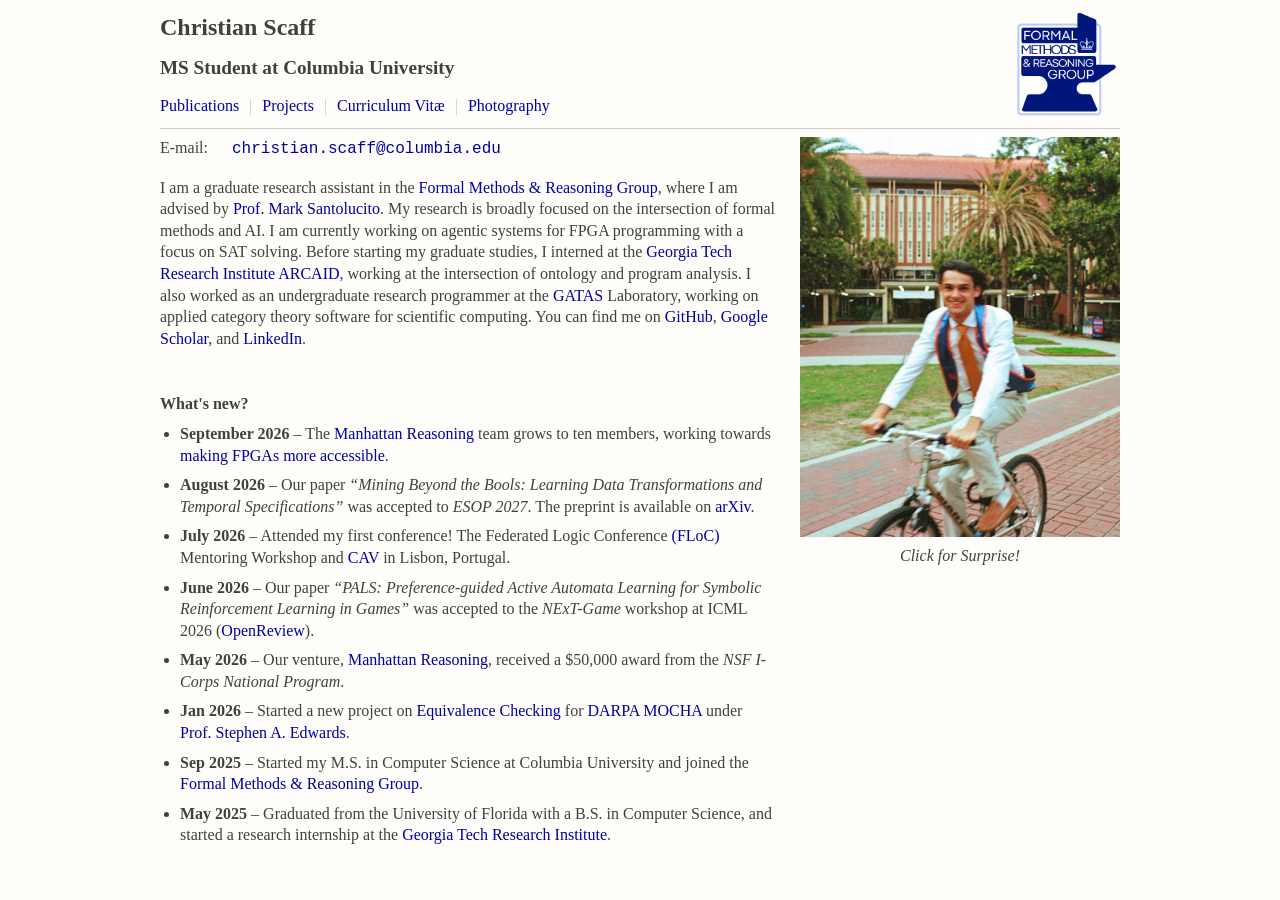
<file: index.html>
<!doctype html>
<html lang="en-US">
<head>
  <meta charset="utf-8">
  <meta name="viewport" content="width=device-width, initial-scale=1">
  <meta name="author" content="Christian Scaff">
  <meta name="description" content="The personal website of Christian Scaff.">
  <title>Christian Scaff | Columbia University</title>
  <link rel="stylesheet" href="style.css?v=4">
</head>
<body>
<div class="page">
  <div class="header">
    <div>
      <div class="name">Christian Scaff</div>
      <div class="affil">MS Student at Columbia University</div>
      <nav class="nav">
        <a href="publications.html">Publications</a>
        <a href="projects.html">Projects</a>
        <a href="cv.html">Curriculum Vit&aelig;</a>
        <a href="https://christianscaff.com">Photography</a>
      </nav>
    </div>
    <a href="https://www.cs.columbia.edu/~ms6147/#about"><img src="images/FoRG_logo_transparent.png" alt="Formal Methods &amp; Reasoning Group"></a>
  </div>
  <hr>

  <div class="main">
    <div class="text">
      <table class="contact" cellspacing="0">
        <tr><td>E-mail:</td><td><a href="mailto:christian.scaff@columbia.edu"><tt>christian.scaff@columbia.edu</tt></a></td></tr>
      </table>

      <p>
        I am a graduate research assistant in the <a href="https://www.cs.columbia.edu/~ms6147/#about">Formal Methods &amp; Reasoning Group</a>,
        where I am advised by <a href="https://www.marksantolucito.com">Prof. Mark Santolucito</a>.
        My research is broadly focused on the intersection of formal methods and AI. I am currently working on agentic systems for FPGA programming with a focus on SAT solving. Before starting my graduate studies,
        I interned at the <a href="https://gtri.gatech.edu/focus-areas/advanced-research-computing-and-artificial-intelligence">Georgia Tech Research Institute ARCAID</a>, working at the intersection of ontology and program analysis. I also worked as an undergraduate research programmer
        at the <a href="https://gataslab.org/index.html">GATAS</a> Laboratory, working on applied category theory software for scientific computing.
        
        You can find me on
        <a href="https://github.com/cscaff">GitHub</a>,
        <a href="https://scholar.google.com/citations?user=2n_vi3MAAAAJ&hl=en&oi=ao">Google Scholar</a>,
        and
        <a href="https://www.linkedin.com/in/christian-scaff/">LinkedIn</a>.
      </p>

      <h4 class="news-head bounce" aria-label="What's new?"><span aria-hidden="true"><span style="--i:0">W</span><span style="--i:1">h</span><span style="--i:2">a</span><span style="--i:3">t</span><span style="--i:4">'</span><span style="--i:5">s</span><span style="--i:6">&nbsp;</span><span style="--i:7">n</span><span style="--i:8">e</span><span style="--i:9">w</span><span style="--i:10">?</span></span></h4>
      <ul class="news">
        <li><b>September 2026</b> &ndash; The <a href="https://github.com/ManhattanReasoning">Manhattan Reasoning</a> team grows to ten members, working towards <a href="https://manhattanreasoning.com/research.html">making FPGAs more accessible</a>.</li>
        <li><b>August 2026</b> &ndash; Our paper <i>&ldquo;Mining Beyond the Bools: Learning Data Transformations and Temporal Specifications&rdquo;</i>
          was accepted to <i>ESOP 2027</i>. The preprint is available on <a href="https://arxiv.org/abs/2603.06710">arXiv</a>.</li>
        <li><b>July 2026</b> &ndash; Attended my first conference! The Federated Logic Conference <a href="https://www.floc26.org">(FLoC)</a> Mentoring Workshop and <a href="https://conferences.i-cav.org/2026/">CAV</a> in Lisbon, Portugal.</li>
        <li><b>June 2026</b> &ndash; Our paper <i>&ldquo;PALS: Preference-guided Active Automata Learning for Symbolic Reinforcement Learning in Games&rdquo;</i>
          was accepted to the <i>NExT-Game</i> workshop at ICML 2026 (<a href="https://openreview.net/forum?id=jRUJpASPQJ">OpenReview</a>).</li>
        <li><b>May 2026</b> &ndash; Our venture, <a href="https://github.com/ManhattanReasoning">Manhattan Reasoning</a>, received a $50,000 award from the <i>NSF I-Corps National Program</i>.</li>
        <li><b>Jan 2026</b> &ndash; Started a new project on <a href="projects.html#equivalence-checking">Equivalence Checking</a> for <a href="https://www.darpa.mil/research/programs/mocha-machine-learning">DARPA MOCHA</a> under <a href="https://www.cs.columbia.edu/~sedwards/">Prof. Stephen A. Edwards</a>.</li>
        <li><b>Sep 2025</b> &ndash; Started my M.S. in Computer Science at Columbia University and joined the
          <a href="https://www.cs.columbia.edu/~ms6147/#about">Formal Methods &amp; Reasoning Group</a>.</li>
        <li><b>May 2025</b> &ndash; Graduated from the University of Florida with a B.S. in Computer Science, and started a research internship at the
          <a href="https://gtri.gatech.edu">Georgia Tech Research Institute</a>.</li>
      </ul>
    </div>
    <figure class="portrait">
      <button type="button" id="surprise" aria-label="Show a random photo">
        <img id="surprise-img" src="images/portrait.jpg" alt="Christian Scaff">
      </button>
      <figcaption id="surprise-caption">Click for Surprise!</figcaption>
    </figure>
  </div>
</div>

<script>
  // Photos shown when the portrait is clicked. To add one, put the original in
  // images/random/, make a web-sized copy in images/random/small/ with
  //   sips -Z 1350 -s formatOptions 80 images/random/NAME.jpeg --out images/random/small/NAME.jpeg
  // and add a line here; the caption replaces "Click for Surprise!".
  // The first entry is the original portrait, so clicking can land back on it.
  var surprises = [
    { src: "images/portrait.jpg",                       caption: "Click for Surprise!", alt: "Christian Scaff" },
    { src: "images/random/small/000045010017.jpeg",           caption: "Me with my Minolta X-700." },
    { src: "images/random/small/20241022_230903300_iOS.jpeg", caption: "Rock climbing at the Knot, Gainesville, FL" },
    { src: "images/random/small/20241023_143105470_iOS.jpeg", caption: "Me as Garfield for Halloween." },
    { src: "images/random/small/20250330_180922000_iOS.jpeg", caption: "Me modeling as a member of the circus." },
    { src: "images/random/small/000015880015.jpeg",           caption: "Bacana, né?" }
  ];

  // Touchscreens have no mouse, so say "Tap" there instead of "Click"
  if (window.matchMedia && window.matchMedia("(hover: none)").matches) {
    surprises[0].caption = "Tap for Surprise!";
    document.getElementById("surprise-caption").textContent = surprises[0].caption;
  }

  var current = 0;  // index of the photo on screen; starts on the original portrait
  document.getElementById("surprise").addEventListener("click", function () {
    var next = current;
    // pick a different photo from the one already showing
    while (surprises.length > 1 && next === current) {
      next = Math.floor(Math.random() * surprises.length);
    }
    current = next;
    var img = document.getElementById("surprise-img");
    img.src = surprises[next].src;
    img.alt = surprises[next].alt || surprises[next].caption;
    document.getElementById("surprise-caption").textContent = surprises[next].caption;
  });
</script>
</body>
</html>
</file>
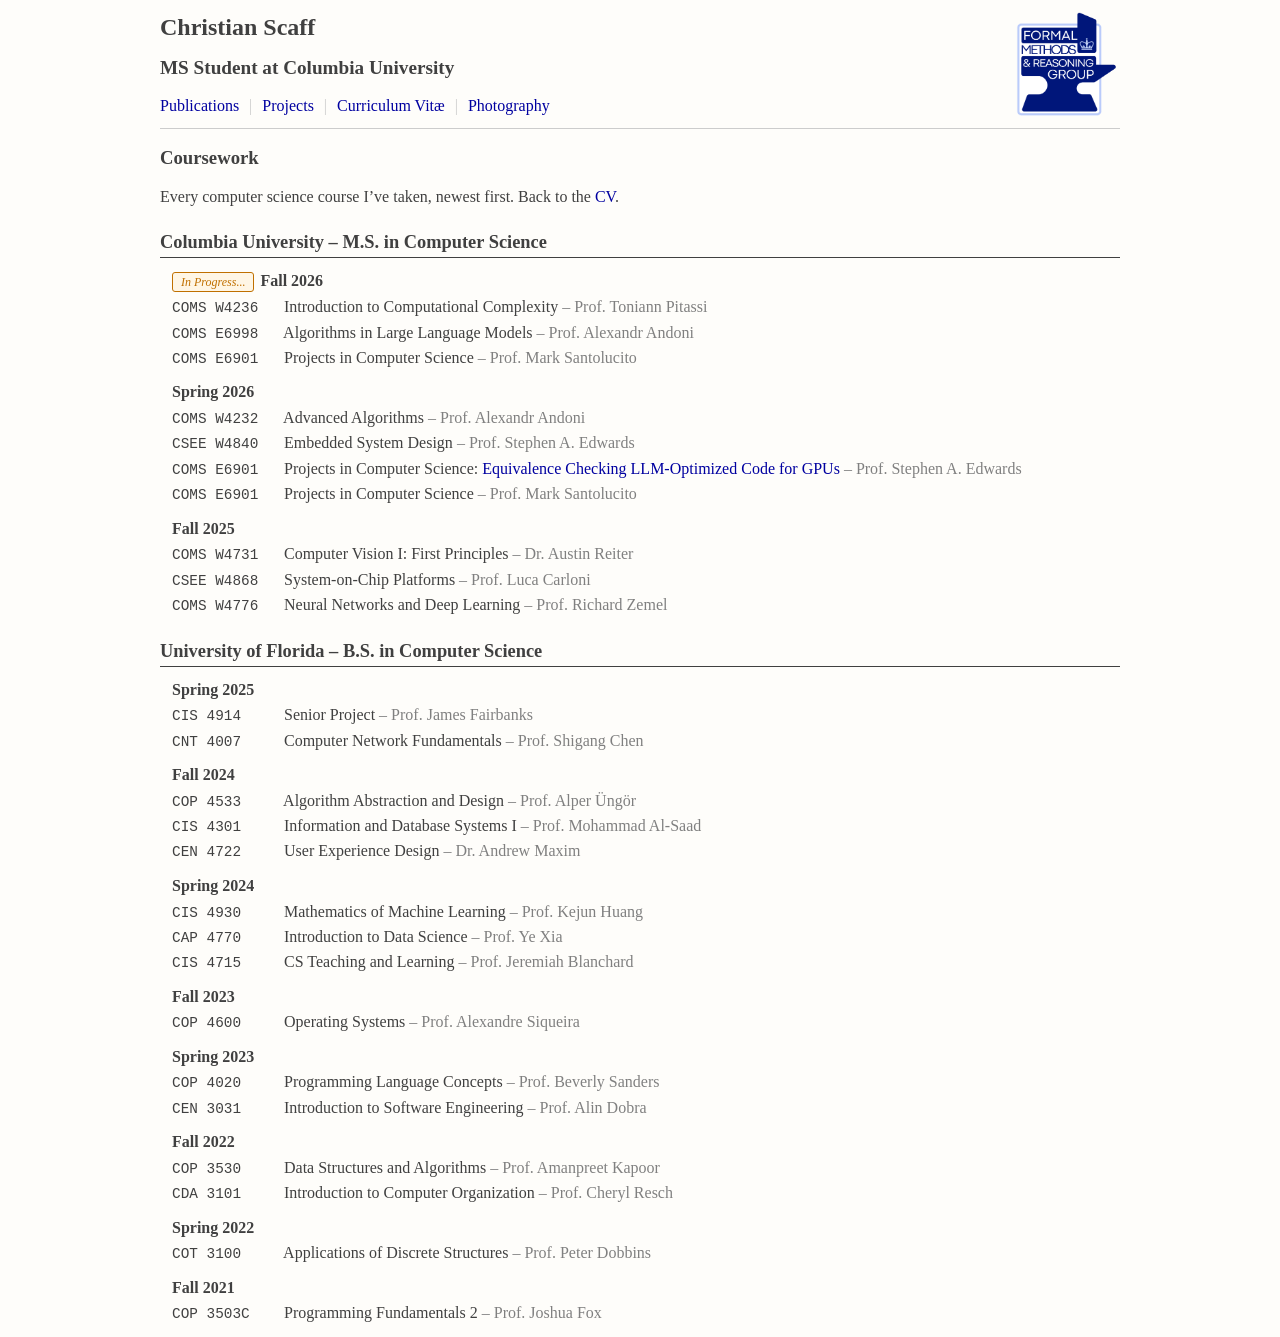
<file: coursework.html>
<!doctype html>
<html lang="en-US">
<head>
  <meta charset="utf-8">
  <meta name="viewport" content="width=device-width, initial-scale=1">
  <meta name="author" content="Christian Scaff">
  <meta name="description" content="Computer science coursework taken by Christian Scaff at Columbia University and the University of Florida.">
  <title>Coursework | Christian Scaff</title>
  <link rel="stylesheet" href="style.css?v=4">
</head>
<body>
<div class="page">
  <div class="header">
    <div>
      <div class="name"><a href="index.html">Christian Scaff</a></div>
      <div class="affil">MS Student at Columbia University</div>
      <nav class="nav">
        <a href="publications.html">Publications</a>
        <a href="projects.html">Projects</a>
        <a href="cv.html">Curriculum Vit&aelig;</a>
        <a href="https://christianscaff.com">Photography</a>
      </nav>
    </div>
    <a href="https://www.cs.columbia.edu/~ms6147/#about"><img src="images/FoRG_logo_transparent.png" alt="Formal Methods &amp; Reasoning Group"></a>
  </div>
  <hr>

  <div class="cvdoc">
  <h3 class="pagetitle">Coursework</h3>
  <p>Every computer science course I&rsquo;ve taken, newest first. Back to the <a href="cv.html">CV</a>.</p>

  <h4 class="section" id="columbia"><a href="https://www.cs.columbia.edu">Columbia University</a> &ndash; M.S. in Computer Science</h4>

  <div class="entry">
    <h5><span class="status">In Progress...</span>Fall 2026</h5>
    <ul class="courses">
      <li><span class="code">COMS W4236</span> Introduction to Computational Complexity <span class="prof">&ndash; Prof. Toniann Pitassi</span></li>
      <li><span class="code">COMS E6998</span> Algorithms in Large Language Models <span class="prof">&ndash; Prof. Alexandr Andoni</span></li>
      <li><span class="code">COMS E6901</span> Projects in Computer Science <span class="prof">&ndash; Prof. Mark Santolucito</span></li>
    </ul>
  </div>

  <div class="entry">
    <h5>Spring 2026</h5>
    <ul class="courses">
      <li><span class="code">COMS W4232</span> Advanced Algorithms <span class="prof">&ndash; Prof. Alexandr Andoni</span></li>
      <li><span class="code">CSEE W4840</span> Embedded System Design <span class="prof">&ndash; Prof. Stephen A. Edwards</span></li>
      <li><span class="code">COMS E6901</span> Projects in Computer Science: <a href="projects.html#equivalence-checking">Equivalence Checking LLM-Optimized Code for GPUs</a> <span class="prof">&ndash; Prof. Stephen A. Edwards</span></li>
      <li><span class="code">COMS E6901</span> Projects in Computer Science <span class="prof">&ndash; Prof. Mark Santolucito</span></li>
    </ul>
  </div>

  <div class="entry">
    <h5>Fall 2025</h5>
    <ul class="courses">
      <li><span class="code">COMS W4731</span> Computer Vision I: First Principles <span class="prof">&ndash; Dr. Austin Reiter</span></li>
      <li><span class="code">CSEE W4868</span> System-on-Chip Platforms <span class="prof">&ndash; Prof. Luca Carloni</span></li>
      <li><span class="code">COMS W4776</span> Neural Networks and Deep Learning <span class="prof">&ndash; Prof. Richard Zemel</span></li>
    </ul>
  </div>

  <h4 class="section" id="uf"><a href="https://www.cise.ufl.edu">University of Florida</a> &ndash; B.S. in Computer Science</h4>

  <div class="entry">
    <h5>Spring 2025</h5>
    <ul class="courses">
      <li><span class="code">CIS 4914</span> Senior Project <span class="prof">&ndash; Prof. James Fairbanks</span></li>
      <li><span class="code">CNT 4007</span> Computer Network Fundamentals <span class="prof">&ndash; Prof. Shigang Chen</span></li>
    </ul>
  </div>

  <div class="entry">
    <h5>Fall 2024</h5>
    <ul class="courses">
      <li><span class="code">COP 4533</span> Algorithm Abstraction and Design <span class="prof">&ndash; Prof. Alper &Uuml;ng&ouml;r</span></li>
      <li><span class="code">CIS 4301</span> Information and Database Systems I <span class="prof">&ndash; Prof. Mohammad Al-Saad</span></li>
      <li><span class="code">CEN 4722</span> User Experience Design <span class="prof">&ndash; Dr. Andrew Maxim</span></li>
    </ul>
  </div>

  <div class="entry">
    <h5>Spring 2024</h5>
    <ul class="courses">
      <li><span class="code">CIS 4930</span> Mathematics of Machine Learning <span class="prof">&ndash; Prof. Kejun Huang</span></li>
      <li><span class="code">CAP 4770</span> Introduction to Data Science <span class="prof">&ndash; Prof. Ye Xia</span></li>
      <li><span class="code">CIS 4715</span> CS Teaching and Learning <span class="prof">&ndash; Prof. Jeremiah Blanchard</span></li>
    </ul>
  </div>

  <div class="entry">
    <h5>Fall 2023</h5>
    <ul class="courses">
      <li><span class="code">COP 4600</span> Operating Systems <span class="prof">&ndash; Prof. Alexandre Siqueira</span></li>
    </ul>
  </div>

  <div class="entry">
    <h5>Spring 2023</h5>
    <ul class="courses">
      <li><span class="code">COP 4020</span> Programming Language Concepts <span class="prof">&ndash; Prof. Beverly Sanders</span></li>
      <li><span class="code">CEN 3031</span> Introduction to Software Engineering <span class="prof">&ndash; Prof. Alin Dobra</span></li>
    </ul>
  </div>

  <div class="entry">
    <h5>Fall 2022</h5>
    <ul class="courses">
      <li><span class="code">COP 3530</span> Data Structures and Algorithms <span class="prof">&ndash; Prof. Amanpreet Kapoor</span></li>
      <li><span class="code">CDA 3101</span> Introduction to Computer Organization <span class="prof">&ndash; Prof. Cheryl Resch</span></li>
    </ul>
  </div>

  <div class="entry">
    <h5>Spring 2022</h5>
    <ul class="courses">
      <li><span class="code">COT 3100</span> Applications of Discrete Structures <span class="prof">&ndash; Prof. Peter Dobbins</span></li>
    </ul>
  </div>

  <div class="entry">
    <h5>Fall 2021</h5>
    <ul class="courses">
      <li><span class="code">COP 3503C</span> Programming Fundamentals 2 <span class="prof">&ndash; Prof. Joshua Fox</span></li>
    </ul>
  </div>
  </div>
</div>
</body>
</html>
</file>
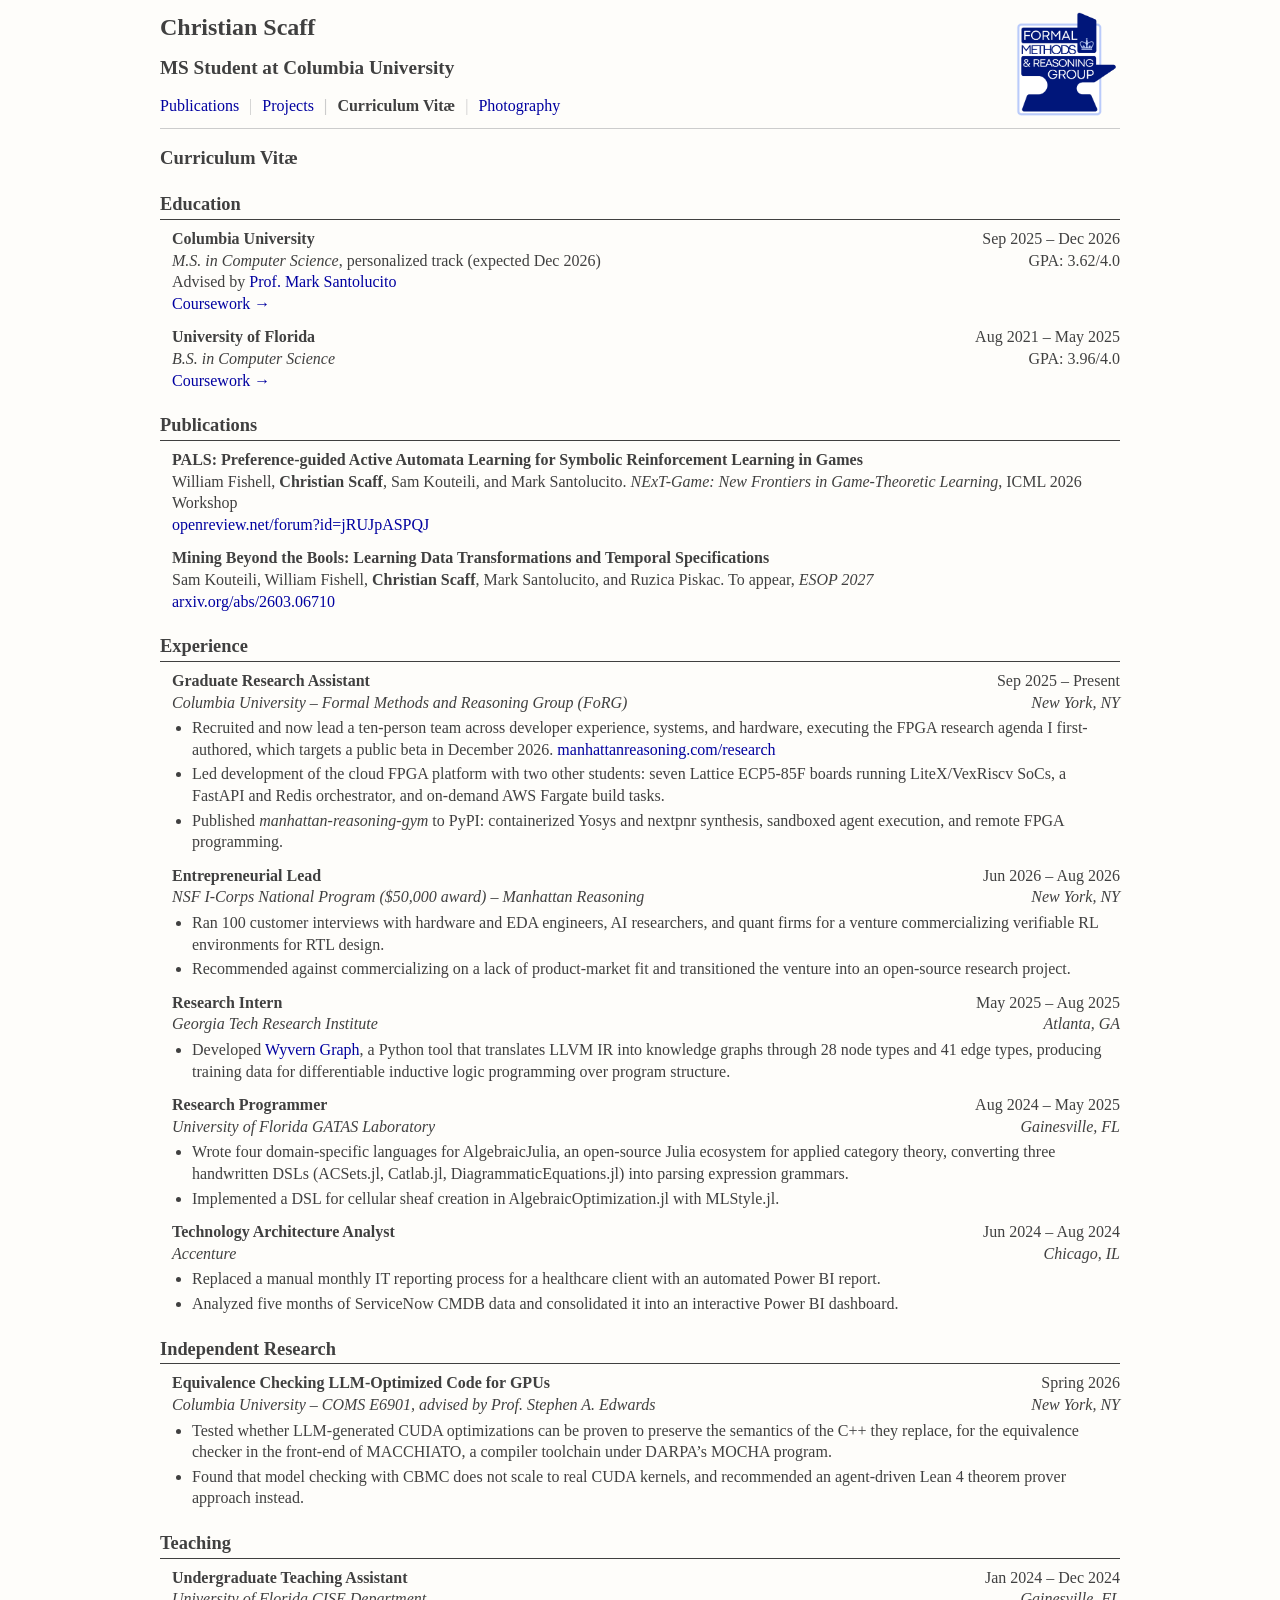
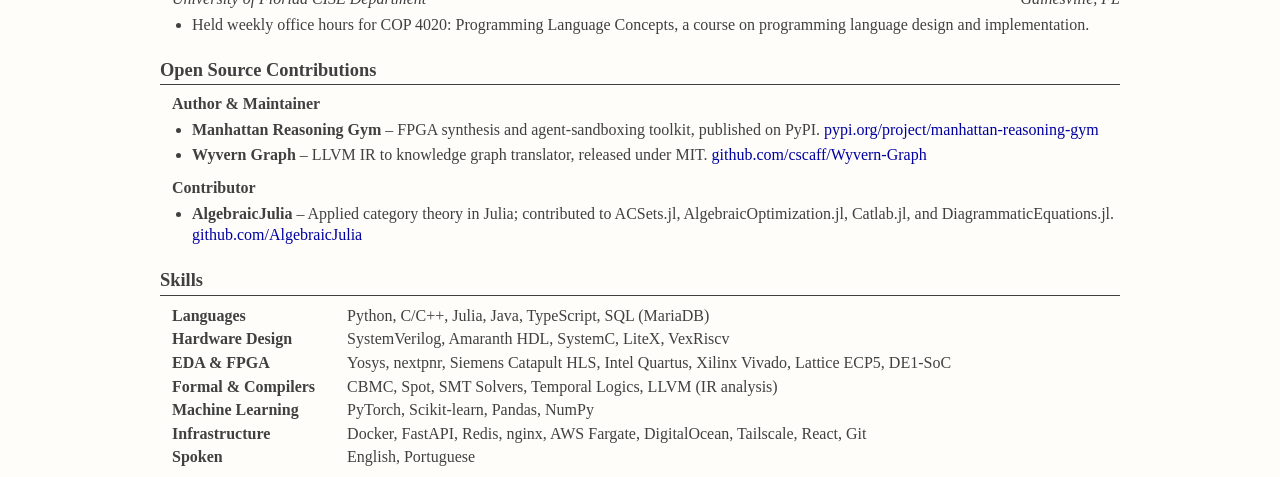
<file: cv.html>
<!doctype html>
<html lang="en-US">
<head>
  <meta charset="utf-8">
  <meta name="viewport" content="width=device-width, initial-scale=1">
  <meta name="author" content="Christian Scaff">
  <meta name="description" content="The curriculum vitae of Christian Scaff.">
  <title>Curriculum Vit&aelig; | Christian Scaff</title>
  <link rel="stylesheet" href="style.css?v=4">
</head>
<body>
<div class="page">
  <div class="header">
    <div>
      <div class="name"><a href="index.html">Christian Scaff</a></div>
      <div class="affil">MS Student at Columbia University</div>
      <nav class="nav">
        <a href="publications.html">Publications</a>
        <a href="projects.html">Projects</a>
        <a href="cv.html" aria-current="page">Curriculum Vit&aelig;</a>
        <a href="https://christianscaff.com">Photography</a>
      </nav>
    </div>
    <a href="https://www.cs.columbia.edu/~ms6147/#about"><img src="images/FoRG_logo_transparent.png" alt="Formal Methods &amp; Reasoning Group"></a>
  </div>
  <hr>

  <div class="cvdoc">
  <h3 class="pagetitle">Curriculum Vit&aelig;</h3>

  <h4 class="section">Education</h4>
  <div class="entry">
    <div class="row"><b><a href="https://www.cs.columbia.edu">Columbia University</a></b><span>Sep 2025 &ndash; Dec 2026</span></div>
    <div class="row"><span><i>M.S. in Computer Science</i>, personalized track (expected Dec 2026)</span><span>GPA: 3.62/4.0</span></div>
    <div>Advised by <a href="https://www.marksantolucito.com">Prof. Mark Santolucito</a></div>
    <div><a href="coursework.html#columbia">Coursework &rarr;</a></div>
  </div>
  <div class="entry">
    <div class="row"><b><a href="https://www.cise.ufl.edu">University of Florida</a></b><span>Aug 2021 &ndash; May 2025</span></div>
    <div class="row"><i>B.S. in Computer Science</i><span>GPA: 3.96/4.0</span></div>
    <div><a href="coursework.html#uf">Coursework &rarr;</a></div>
  </div>

  <h4 class="section">Publications</h4>
  <div class="entry">
    <b>PALS: Preference-guided Active Automata Learning for Symbolic Reinforcement Learning in Games</b>
    <div>William Fishell, <b>Christian Scaff</b>, Sam Kouteili, and Mark Santolucito.
      <i>NExT-Game: New Frontiers in Game-Theoretic Learning</i>, ICML 2026 Workshop</div>
    <div><a href="https://openreview.net/forum?id=jRUJpASPQJ">openreview.net/forum?id=jRUJpASPQJ</a></div>
  </div>
  <div class="entry">
    <b>Mining Beyond the Bools: Learning Data Transformations and Temporal Specifications</b>
    <div>Sam Kouteili, William Fishell, <b>Christian Scaff</b>, Mark Santolucito, and Ruzica Piskac.
      To appear, <i>ESOP 2027</i></div>
    <div><a href="https://arxiv.org/abs/2603.06710">arxiv.org/abs/2603.06710</a></div>
  </div>

  <h4 class="section">Experience</h4>
  <div class="entry">
    <div class="row"><b>Graduate Research Assistant</b><span>Sep 2025 &ndash; Present</span></div>
    <div class="row"><i><a href="https://www.cs.columbia.edu/~ms6147/#about">Columbia University &ndash; Formal Methods and Reasoning Group (FoRG)</a></i><i>New York, NY</i></div>
    <ul>
      <li>Recruited and now lead a ten-person team across developer experience, systems, and hardware, executing the FPGA
        research agenda I first-authored, which targets a public beta in December 2026.
        <a href="https://manhattanreasoning.com/research">manhattanreasoning.com/research</a></li>
      <li>Led development of the cloud FPGA platform with two other students: seven Lattice ECP5-85F boards running
        LiteX/VexRiscv SoCs, a FastAPI and Redis orchestrator, and on-demand AWS Fargate build tasks.</li>
      <li>Published <i><a href="https://pypi.org/project/manhattan-reasoning-gym">manhattan-reasoning-gym</a></i> to PyPI:
        containerized Yosys and nextpnr synthesis, sandboxed agent execution, and remote FPGA programming.</li>
    </ul>
  </div>
  <div class="entry">
    <div class="row"><b>Entrepreneurial Lead</b><span>Jun 2026 &ndash; Aug 2026</span></div>
    <div class="row"><i>NSF I-Corps National Program ($50,000 award) &ndash; Manhattan Reasoning</i><i>New York, NY</i></div>
    <ul>
      <li>Ran 100 customer interviews with hardware and EDA engineers, AI researchers, and quant firms for a venture
        commercializing verifiable RL environments for RTL design.</li>
      <li>Recommended against commercializing on a lack of product-market fit and transitioned the venture into an
        open-source research project.</li>
    </ul>
  </div>
  <div class="entry">
    <div class="row"><b>Research Intern</b><span>May 2025 &ndash; Aug 2025</span></div>
    <div class="row"><i><a href="https://gtri.gatech.edu">Georgia Tech Research Institute</a></i><i>Atlanta, GA</i></div>
    <ul>
      <li>Developed <a href="projects.html#wyvern-graph">Wyvern Graph</a>, a Python tool that translates LLVM IR into knowledge graphs through 28 node types and 41
        edge types, producing training data for differentiable inductive logic programming over program structure.</li>
    </ul>
  </div>
  <div class="entry">
    <div class="row"><b>Research Programmer</b><span>Aug 2024 &ndash; May 2025</span></div>
    <div class="row"><i><a href="https://gataslab.org/index.html">University of Florida GATAS Laboratory</a></i><i>Gainesville, FL</i></div>
    <ul>
      <li>Wrote four domain-specific languages for AlgebraicJulia, an open-source Julia ecosystem for applied category theory,
        converting three handwritten DSLs (ACSets.jl, Catlab.jl, DiagrammaticEquations.jl) into parsing expression grammars.</li>
      <li>Implemented a DSL for cellular sheaf creation in AlgebraicOptimization.jl with MLStyle.jl.</li>
    </ul>
  </div>
  <div class="entry">
    <div class="row"><b>Technology Architecture Analyst</b><span>Jun 2024 &ndash; Aug 2024</span></div>
    <div class="row"><i>Accenture</i><i>Chicago, IL</i></div>
    <ul>
      <li>Replaced a manual monthly IT reporting process for a healthcare client with an automated Power BI report.</li>
      <li>Analyzed five months of ServiceNow CMDB data and consolidated it into an interactive Power BI dashboard.</li>
    </ul>
  </div>

  <h4 class="section">Independent Research</h4>
  <div class="entry">
    <div class="row"><b><a href="projects.html#equivalence-checking">Equivalence Checking LLM-Optimized Code for GPUs</a></b><span>Spring 2026</span></div>
    <div class="row"><i>Columbia University &ndash; COMS E6901, advised by Prof. Stephen A. Edwards</i><i>New York, NY</i></div>
    <ul>
      <li>Tested whether LLM-generated CUDA optimizations can be proven to preserve the semantics of the C++ they replace,
        for the equivalence checker in the front-end of MACCHIATO, a compiler toolchain under DARPA&rsquo;s MOCHA program.</li>
      <li>Found that model checking with CBMC does not scale to real CUDA kernels, and recommended an agent-driven Lean 4
        theorem prover approach instead.</li>
    </ul>
  </div>

  <h4 class="section">Teaching</h4>
  <div class="entry">
    <div class="row"><b>Undergraduate Teaching Assistant</b><span>Jan 2024 &ndash; Dec 2024</span></div>
    <div class="row"><i><a href="https://www.cise.ufl.edu">University of Florida CISE Department</a></i><i>Gainesville, FL</i></div>
    <ul>
      <li>Held weekly office hours for COP 4020: Programming Language Concepts, a course on programming language design
        and implementation.</li>
    </ul>
  </div>

  <h4 class="section">Open Source Contributions</h4>
  <div class="entry">
    <b>Author &amp; Maintainer</b>
    <ul>
      <li><b><a href="projects.html#manhattan-reasoning">Manhattan Reasoning Gym</a></b> &ndash; FPGA synthesis and agent-sandboxing toolkit, published on PyPI.
        <a href="https://pypi.org/project/manhattan-reasoning-gym">pypi.org/project/manhattan-reasoning-gym</a></li>
      <li><b><a href="projects.html#wyvern-graph">Wyvern Graph</a></b> &ndash; LLVM IR to knowledge graph translator, released under MIT.
        <a href="https://github.com/cscaff/Wyvern-Graph">github.com/cscaff/Wyvern-Graph</a></li>
    </ul>
  </div>
  <div class="entry">
    <b>Contributor</b>
    <ul>
      <li><b><a href="projects.html#algebraicjulia">AlgebraicJulia</a></b> &ndash; Applied category theory in Julia; contributed to ACSets.jl, AlgebraicOptimization.jl,
        Catlab.jl, and DiagrammaticEquations.jl. <a href="https://github.com/AlgebraicJulia">github.com/AlgebraicJulia</a></li>
    </ul>
  </div>

  <h4 class="section">Skills</h4>
  <table class="skills" cellspacing="0">
    <tr><th>Languages</th><td>Python, C/C++, Julia, Java, TypeScript, SQL (MariaDB)</td></tr>
    <tr><th>Hardware Design</th><td>SystemVerilog, Amaranth HDL, SystemC, LiteX, VexRiscv</td></tr>
    <tr><th>EDA &amp; FPGA</th><td>Yosys, nextpnr, Siemens Catapult HLS, Intel Quartus, Xilinx Vivado, Lattice ECP5, DE1-SoC</td></tr>
    <tr><th>Formal &amp; Compilers</th><td>CBMC, Spot, SMT Solvers, Temporal Logics, LLVM (IR analysis)</td></tr>
    <tr><th>Machine Learning</th><td>PyTorch, Scikit-learn, Pandas, NumPy</td></tr>
    <tr><th>Infrastructure</th><td>Docker, FastAPI, Redis, nginx, AWS Fargate, DigitalOcean, Tailscale, React, Git</td></tr>
    <tr><th>Spoken</th><td>English, Portuguese</td></tr>
  </table>
  </div>
</div>
</body>
</html>
</file>
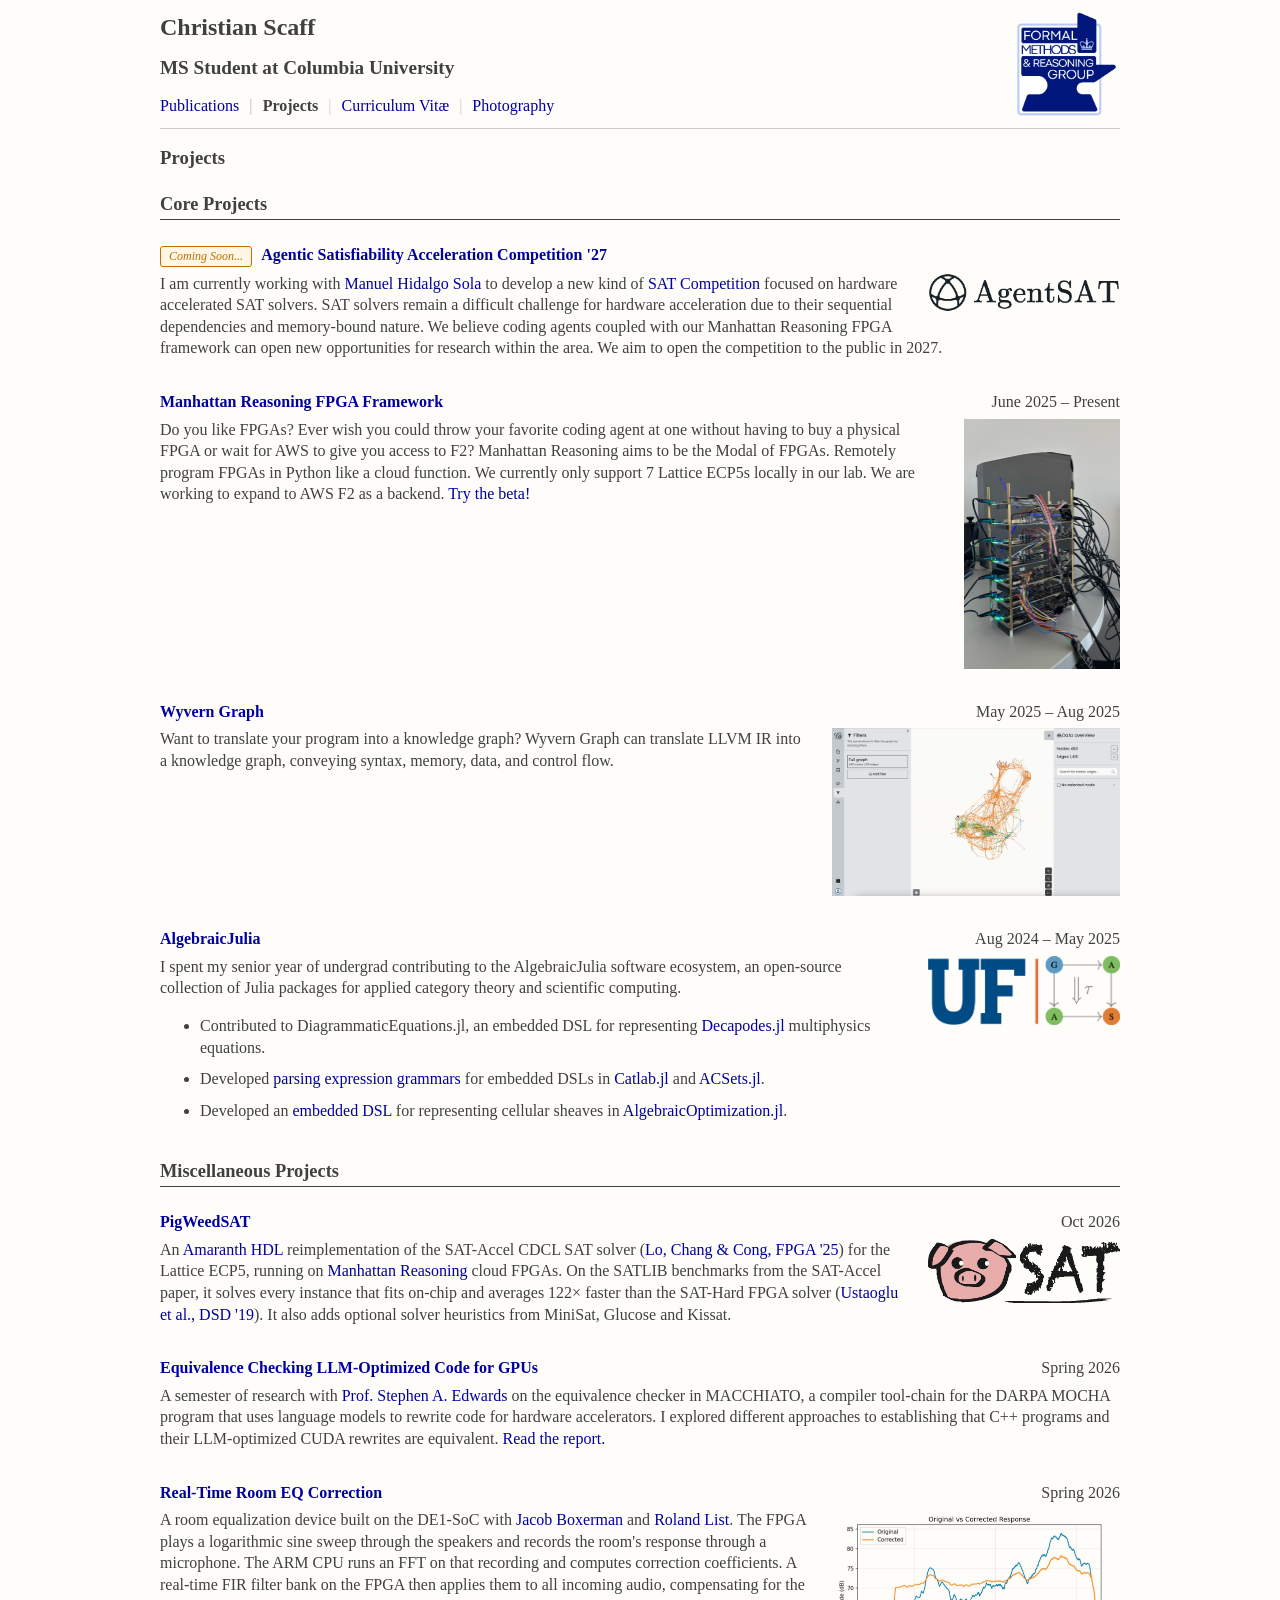
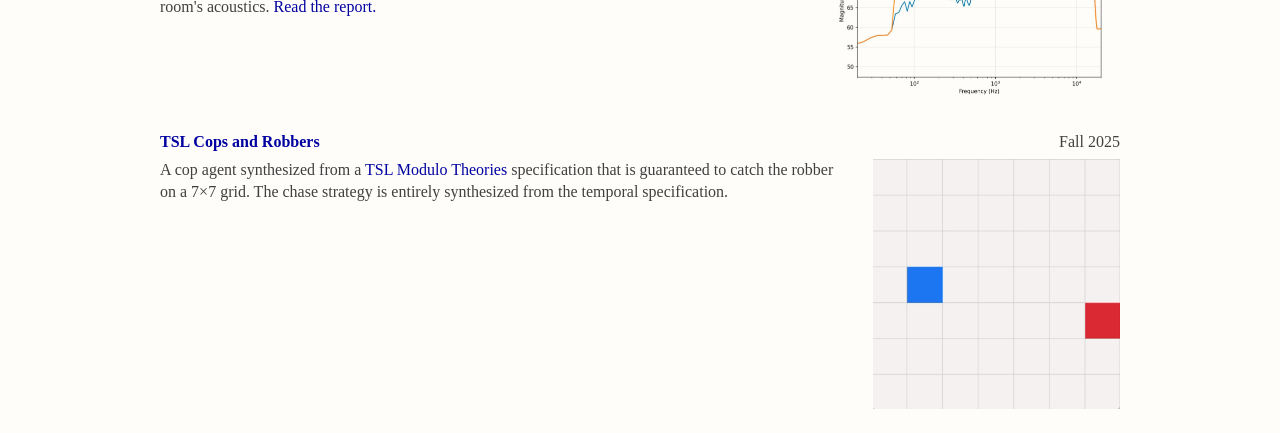
<file: projects.html>
<!doctype html>
<html lang="en-US">
<head>
  <meta charset="utf-8">
  <meta name="viewport" content="width=device-width, initial-scale=1">
  <meta name="author" content="Christian Scaff">
  <meta name="description" content="Projects by Christian Scaff.">
  <title>Projects | Christian Scaff</title>
  <link rel="stylesheet" href="style.css?v=4">
</head>
<body>
<div class="page">
  <div class="header">
    <div>
      <div class="name"><a href="index.html">Christian Scaff</a></div>
      <div class="affil">MS Student at Columbia University</div>
      <nav class="nav">
        <a href="publications.html">Publications</a>
        <a href="projects.html" aria-current="page">Projects</a>
        <a href="cv.html">Curriculum Vit&aelig;</a>
        <a href="https://christianscaff.com">Photography</a>
      </nav>
    </div>
    <a href="https://www.cs.columbia.edu/~ms6147/#about"><img src="images/FoRG_logo_transparent.png" alt="Formal Methods &amp; Reasoning Group"></a>
  </div>
  <hr>

  <h3 class="pagetitle">Projects</h3>

  <h4 class="section">Core Projects</h4>

  <div class="project" id="sat-competition">
  <h5><span class="status">Coming Soon...</span> <a href="https://agentsat.org">Agentic Satisfiability Acceleration Competition '27</a></h5>
  <img loading="lazy" class="project-img logo" src="images/agentsat_logo.png" alt="AgentSAT logo">
  <p>
    I am currently working with <a href="https://manuelhidalgosola.dev">Manuel Hidalgo Sola</a> to develop a new kind of <a href="https://satcompetition.github.io">SAT Competition</a> focused on hardware accelerated SAT solvers.
    SAT solvers remain a difficult challenge for hardware acceleration due to their sequential dependencies and memory-bound nature. We believe coding agents coupled with our Manhattan Reasoning
    FPGA framework can open new opportunities for research within the area. We aim to open the competition to the public in 2027.
  </p>
  </div>

  <div class="project" id="manhattan-reasoning">
  <h5 class="row"><a href="https://docs.manhattanreasoning.com">Manhattan Reasoning FPGA Framework</a><span class="when">June 2025 &ndash; Present</span></h5>
  <img loading="lazy" class="project-img" src="images/IMG_4872_web.jpeg" alt="Manhattan Reasoning FPGA Framework">
  <p>
    Do you like FPGAs? Ever wish you could throw your favorite coding agent at one without
    having to buy a physical FPGA or wait for AWS to give you access to F2? Manhattan Reasoning aims to be
    the Modal of FPGAs. Remotely program FPGAs in Python like a cloud function. We currently only support 7 Lattice ECP5s
    locally in our lab. We are working to expand to AWS F2 as a backend. <a href="https://manhattanreasoning.com/#beta">Try the beta!</a>
  </p>
  </div>

  <div class="project" id="wyvern-graph">
  <h5 class="row"><a href="https://github.com/cscaff/Wyvern-Graph">Wyvern Graph</a><span class="when">May 2025 &ndash; Aug 2025</span></h5>
  <img loading="lazy" class="project-img" src="images/filtering_category.gif" alt="Wyvern Graph knowledge graph being filtered by category">
  <p>
    Want to translate your program into a knowledge graph? Wyvern Graph can translate LLVM IR into a knowledge graph, conveying
    syntax, memory, data, and control flow.
  </p>
  </div>

  <div class="project" id="algebraicjulia">
  <h5 class="row"><a href="https://github.com/AlgebraicJulia">AlgebraicJulia</a><span class="when">Aug 2024 &ndash; May 2025</span></h5>
  <img loading="lazy" class="project-img logo" src="images/gatas_bar_UF.png" alt="University of Florida GATAS Lab logo">
  <p>
    I spent my senior year of undergrad contributing to the AlgebraicJulia software ecosystem, an open-source
    collection of Julia packages for applied category theory and scientific computing.
  </p>
  <ul>
    <li>Contributed to DiagrammaticEquations.jl, an embedded DSL for representing
      <a href="https://github.com/AlgebraicJulia/Decapodes.jl">Decapodes.jl</a> multiphysics equations.</li>
    <li>Developed <a href="https://algebraicjulia.github.io/Catlab.jl/latest/generated/peg-parser/dsl_peg_tutorial/">parsing expression grammars</a> for embedded DSLs in <a href="https://github.com/AlgebraicJulia/Catlab.jl">Catlab.jl</a> and <a href="https://github.com/AlgebraicJulia/ACSets.jl">ACSets.jl</a>.</li>
    <li>Developed an <a href="https://algebraicjulia.github.io/AlgebraicOptimization.jl/dev/generated/sheaf_macro/">embedded DSL</a> for representing cellular sheaves in <a href="https://github.com/AlgebraicJulia/AlgebraicOptimization.jl">AlgebraicOptimization.jl</a>.</li>
  </ul>
  </div>

  <h4 class="section">Miscellaneous Projects</h4>

  <div class="project" id="pigweedsat">
  <h5 class="row"><a href="https://github.com/cscaff/PigWeedSAT">PigWeedSAT</a><span class="when">Oct 2026</span></h5>
  <img loading="lazy" class="project-img logo" src="images/pigweed.jpg" alt="PigWeedSAT logo">
  <p>
    An <a href="https://github.com/amaranth-lang/amaranth">Amaranth HDL</a> reimplementation of the SAT-Accel CDCL SAT solver
    (<a href="https://doi.org/10.1145/3706628.3708869">Lo, Chang &amp; Cong, FPGA '25</a>) for the Lattice ECP5, running on <a href="https://docs.manhattanreasoning.com">Manhattan Reasoning</a> cloud FPGAs.
    On the SATLIB benchmarks from the SAT-Accel paper, it solves every instance that fits on-chip and averages 122&times; faster than the SAT-Hard FPGA solver (<a href="https://agra.informatik.uni-bremen.de/doc/konf/2019_DSD_HW-SAT-Solver_with_Learning.pdf">Ustaoglu et al., DSD '19</a>).
    It also adds optional solver heuristics from MiniSat, Glucose and Kissat.
  </p>
  </div>

  <div class="project" id="equivalence-checking">
  <h5 class="row"><a href="https://github.com/cscaff/COMSE6901-Experiment-Repo">Equivalence Checking LLM-Optimized Code for GPUs</a><span class="when">Spring 2026</span></h5>
  <p>
    A semester of research with <a href="https://www.cs.columbia.edu/~sedwards/">Prof. Stephen A. Edwards</a> on the equivalence checker
    in MACCHIATO, a compiler tool-chain for the DARPA MOCHA program that uses language models to rewrite code for hardware accelerators.
    I explored different approaches to establishing that C++ programs and their LLM-optimized CUDA rewrites are equivalent.
    <a href="https://github.com/cscaff/COMSE6901-Experiment-Repo/blob/main/project_report.pdf">Read the report.</a>
  </p>
  </div>

  <div class="project" id="room-eq">
  <h5 class="row"><a href="https://github.com/cscaff/Embedded-Real-Time-Room-EQ-Correction">Real-Time Room EQ Correction</a><span class="when">Spring 2026</span></h5>
  <img loading="lazy" class="project-img" src="images/EQ_graph.png" alt="Graph of the room's original vs. corrected frequency response, 20 Hz to 20 kHz">
  <p>
    A room equalization device built on the DE1-SoC with <a href="https://jakebox.github.io">Jacob Boxerman</a> and <a href="https://rlist07.github.io">Roland List</a>.
    The FPGA plays a logarithmic sine sweep through the speakers and records the room's response through a microphone.
    The ARM CPU runs an FFT on that recording and computes correction coefficients. A real-time FIR filter bank on the FPGA
    then applies them to all incoming audio, compensating for the room's acoustics.
    <a href="https://www.cs.columbia.edu/~sedwards/classes/2026/4840-spring/reports/Real-Time-Room-EQ-report.pdf">Read the report.</a>
  </p>
  </div>

  <div class="project" id="tsl-cops-robbers">
  <h5 class="row"><a href="https://github.com/cscaff/TSL_Cops_And_Robbers">TSL Cops and Robbers</a><span class="when">Fall 2025</span></h5>
  <img loading="lazy" class="project-img" src="images/TSL_cops_robbers.gif" alt="Synthesized cop (blue) chasing the robber (red) on a 7 by 7 grid">
  <p>
    A cop agent synthesized from a <a href="https://github.com/Barnard-PL-Labs/tsltools">TSL Modulo Theories</a> specification
    that is guaranteed to catch the robber on a 7&times;7 grid. The chase strategy is entirely synthesized from the temporal specification.
  </p>
  </div>
</div>
</body>
</html>
</file>
<file: style.css>
/* Minimal academic style, modeled on a plain hand-written HTML homepage. */
body {
  background-color: #FEFDFA;
  color: #404040;
  font-family: "Times New Roman", Times, serif;
  font-size: 16px;
  line-height: 1.35;
  margin: 8px 12px;
}

a { text-decoration: none; color: #0000A0; }
a:visited { color: #A000A0; }
a:active { color: #00A000; }
a:hover { text-decoration: underline; }

tt, code { font-family: "Courier New", Courier, monospace; }

hr { border: 0; border-top: 1px solid #ccc; }

/* Every page: header and content share one centered column */
.page { max-width: 60em; margin: 0 auto; }

/* Home page header: name + affiliation on the left, optional logo on the right */
.header { display: flex; justify-content: space-between; align-items: center; gap: 16px; }
.header .name { font-size: 1.5em; font-weight: bold; }
.header .affil { font-size: 1.2em; font-weight: bold; margin-top: 12px; }
.header img { height: 112px; display: block; }

/* Navbar under the name: links separated by thin bars */
.nav { margin-top: 14px; display: flex; flex-wrap: wrap; row-gap: 4px; }
.nav a + a::before { content: "|"; color: #ccc; margin: 0 10px; display: inline-block; }
.nav a[aria-current="page"] { color: #404040; font-weight: bold; }

/* On subpages the name links home but looks the same as on the home page */
.header .name a, .header .name a:visited { color: inherit; }

/* Home page body: text on the left, portrait on the right */
.main { display: flex; gap: 24px; align-items: flex-start; }
.main .text { flex: 0 1 60em; min-width: 0; }
/* auto side margins center the photo in whatever space the text leaves.
   Fixed width so swapping in a wider or taller photo doesn't shift the text. */
.main .portrait { flex: 0 0 320px; max-width: 100%; margin: 0 auto; text-align: center; }
.portrait button { display: block; width: 100%; padding: 0; border: 0; background: none; cursor: pointer; }
/* Every photo fills the original portrait's 4:5 frame, zoomed and cropped as needed */
.portrait img { display: block; width: 100%; aspect-ratio: 4 / 5; object-fit: cover; }
.portrait figcaption { margin-top: 8px; font-style: italic; }

.contact td { padding: 0 24px 0 0; vertical-align: top; }
.contact td:first-child { white-space: nowrap; }

/* Subpage title, below the shared header */
.pagetitle { margin: 16px 0 4px; }

h4 { margin: 20px 0 8px; }
/* Section heading on every subpage (Education, Conference Papers, Core Projects...) */
.section { font-size: 1.15em; border-bottom: 1px solid #404040; padding-bottom: 2px; margin: 22px 0 8px; }
/* Title of one entry inside a section (a project) */
h5 { font-size: 1em; margin: 16px 0 6px; }
/* Title on the left, date on the right, as on the CV */
.row { display: flex; justify-content: space-between; gap: 16px; flex-wrap: wrap; }
.row > :last-child { white-space: nowrap; }
.when { font-weight: normal; }
ul { margin-top: 0; }
li { margin-bottom: 10px; }
.me { font-weight: bold; }

/* Home page "What's new?" list */
.news-head { margin-top: 44px; }

/* Each letter jumps in turn, so a wave runs along the heading, then pauses */
.bounce span span {
  display: inline-block;
  animation: bounce 2.4s ease-in-out infinite;
  animation-delay: calc(var(--i) * 0.08s);
}
@keyframes bounce {
  0%, 30%, 100% { transform: translateY(0); }
  10% { transform: translateY(-8px); }
  18% { transform: translateY(0); }
  23% { transform: translateY(-3px); }
}
@media (prefers-reduced-motion: reduce) {
  .bounce span span { animation: none; }
}
.news { padding-left: 20px; }
.news li { margin-bottom: 8px; }

/* CV page, laid out like the PDF CV */
.cvdoc .entry { margin: 0 0 12px 12px; }
.cvdoc ul { margin: 4px 0 0; padding-left: 20px; }
.cvdoc li { margin-bottom: 3px; }
.cvdoc b a, .cvdoc i a { color: inherit; }
.skills { margin-left: 12px; }
.skills th { text-align: left; padding: 1px 32px 1px 0; white-space: nowrap; vertical-align: top; }
.skills td { padding: 1px 0; }

@media (max-width: 640px) {
  body { margin: 8px 16px; }
  .main { flex-direction: column-reverse; }
  .main .portrait { flex: none; width: 220px; }
  /* Phone header: name and title on the left with the logo beside them,
     and the nav on its own full-width line underneath */
  .header { display: grid; grid-template-columns: 1fr auto; column-gap: 12px; align-items: center; }
  .header > div { display: contents; }
  .header .name { grid-column: 1; grid-row: 1; font-size: 1.3em; }
  .header .affil { grid-column: 1; grid-row: 2; font-size: 1em; margin-top: 4px; }
  .header > a { grid-column: 2; grid-row: 1 / 3; }
  .header img { height: 52px; }
  .nav { grid-column: 1 / -1; grid-row: 3; margin-top: 12px; justify-content: space-between; column-gap: 10px; font-size: 0.92em; }
  .nav a + a::before { display: none; }  /* spacing replaces the bars */
  .contact td { padding-right: 12px; }
}

/* Project page: image floats right of the description, below the title row */
.project { overflow: hidden; }  /* contains the floated image */
.project p { margin-top: 0; }
.project-img { float: right; max-width: 30%; max-height: 250px; height: auto; margin: 0 0 1em 1.5em;
  mix-blend-mode: multiply; }  /* white image backgrounds take on the cream page color */
.project-img.logo { max-width: 20%; }  /* wide logos read smaller than photos and screenshots */
@media (max-width: 640px) {
  .project-img, .project-img.logo { float: none; display: block; max-width: 100%; max-height: 200px; margin: 0 0 1em; }
  .project-img.logo { max-width: 60%; }
}

/* "In Progress..." label next to a project title */
.status {
  display: inline-block; vertical-align: middle; margin-right: 0.5em;
  padding: 1px 8px; border: 1px solid #C07000; border-radius: 3px;
  color: #C07000; background: #FFF6E5;
  font-size: 0.75em; font-weight: normal; font-style: italic;
}

/* Coursework page: course code in a fixed column, instructor in grey */
.cvdoc .section a { color: inherit; }
.cvdoc h5 { margin: 12px 0 4px; }
.courses { list-style: none; padding-left: 0 !important; }
.courses li { padding-left: 7.5em; text-indent: -7.5em; }
.courses .code { display: inline-block; width: 7.5em; text-indent: 0; font-family: "Courier New", Courier, monospace; font-size: 0.9em; }
.courses .prof { color: #808080; }
@media (max-width: 640px) {
  .courses li { padding-left: 0; text-indent: 0; margin-bottom: 8px; }
  .courses .code { display: block; width: auto; }
}
</file>
